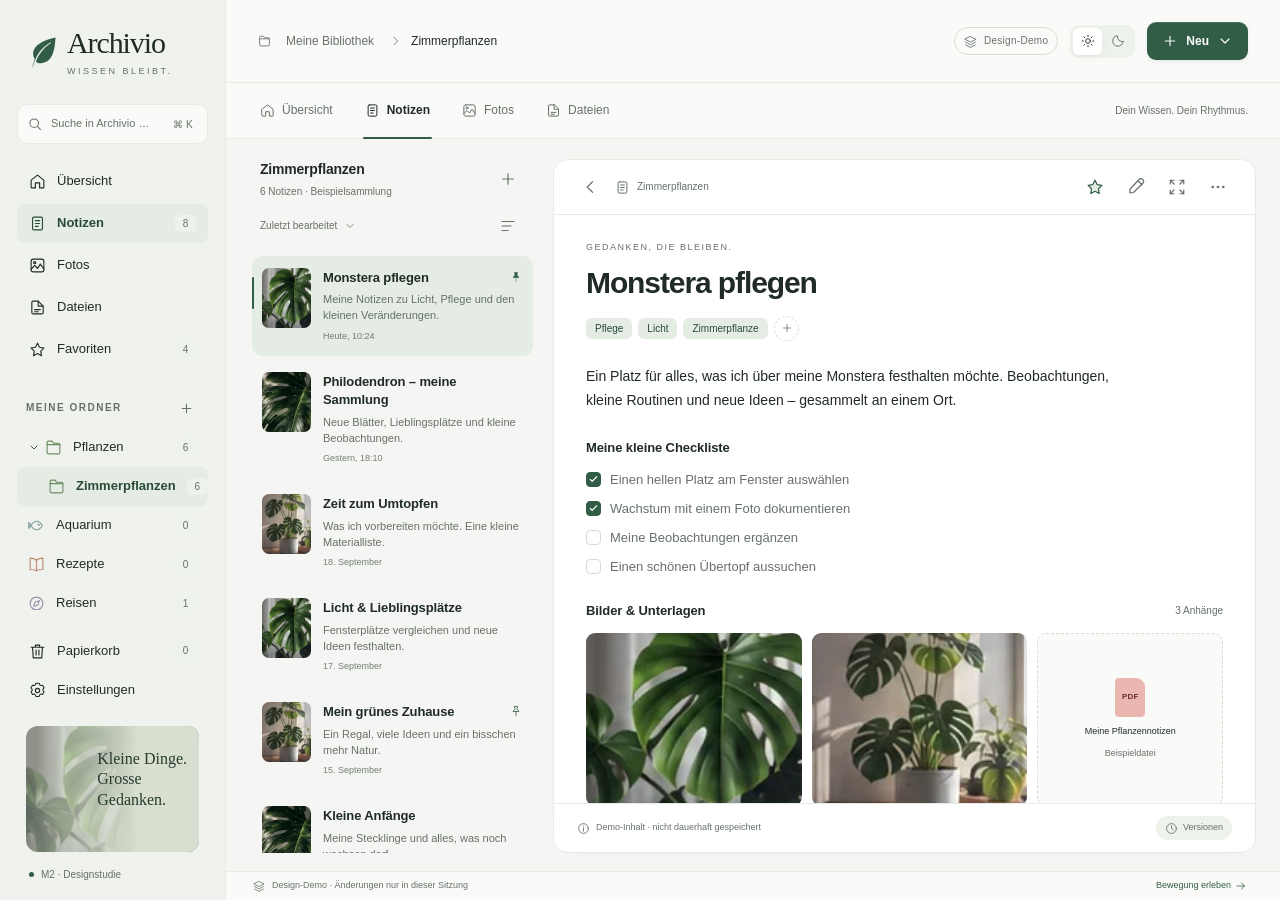
<file: index.html>
<!doctype html>
<html lang="de" data-theme="light">
<head>
  <meta charset="UTF-8">
  <meta name="viewport" content="width=device-width, initial-scale=1, viewport-fit=cover">
  <meta name="theme-color" content="#f6f7f4">
  <meta name="description" content="Archivio – eine interaktive Designstudie. Wissen bleibt.">
  <meta name="robots" content="noindex,nofollow">
  <title>Archivio · Designstudio</title>
  <link rel="icon" href="leaf.svg" type="image/svg+xml">
  <link rel="stylesheet" href="design.css">
  <script src="theme.js"></script>
  <script defer src="artwork.js"></script>
  <script defer src="design.js"></script>
</head>
<body>
  <a class="skip-link" href="#stage">Zum Inhalt</a>
  <div id="app"></div>
  <dialog id="overlay" aria-labelledby="dialog-title"></dialog>
  <div id="toast-region" aria-live="polite" aria-atomic="true"></div>
  <noscript>Diese interaktive Designstudie benötigt JavaScript. Sie enthält nur Beispieldaten.</noscript>
</body>
</html>
</file>
<file: design.css>
/* Archivio M2 — one visual system, two appearances. No external assets. */
:root{
  color-scheme:light;--bg:#f5f6f3;--sidebar:#f0f2ee;--panel:#ffffff;--canvas:#fafbf9;
  --ink:#202b26;--muted:#67716a;--faint:#737d76;--line:#e7ebe5;--line-strong:#d6ded4;
  --accent:#315d47;--accent-ink:#fff;--selected:#e4ece3;--selected-ink:#294a37;
  --wash:#edf2eb;--hover:#eef1eb;--overlay:rgba(20,33,27,.23);--glass:rgba(255,255,255,.9);
  --shadow:0 24px 80px -22px rgba(22,45,30,.26),0 0 0 1px rgba(20,50,30,.05);
  --shadow-small:0 3px 12px -4px rgba(30,50,35,.12);--danger:#ad4c42;
  --ease:cubic-bezier(.2,.8,.2,1);--fast:140ms;--normal:240ms;--slow:400ms;
  --font:-apple-system,BlinkMacSystemFont,"Segoe UI",sans-serif;--serif:Georgia,"Times New Roman",serif;
}
:root[data-theme=dark]{
  color-scheme:dark;--bg:#0e1715;--sidebar:#101c19;--panel:#17221e;--canvas:#131e1a;
  --ink:#edf1e9;--muted:#a7b5aa;--faint:#a0afa3;--line:#27352c;--line-strong:#35473a;
  --accent:#b1cfa3;--accent-ink:#122719;--selected:#293e31;--selected-ink:#d8e9cd;
  --wash:#202e25;--hover:#23332a;--overlay:rgba(0,9,5,.56);--glass:rgba(22,34,28,.94);
  --shadow:0 30px 90px -12px rgba(0,0,0,.58),0 0 0 1px rgba(188,220,190,.1);
  --shadow-small:0 4px 20px -6px rgba(0,0,0,.3);--danger:#f2a098;
}
*,*::before,*::after{box-sizing:border-box}html,body{margin:0;width:100%;height:100%;overflow:hidden}body{font:14px/1.55 var(--font);color:var(--ink);background:var(--bg);-webkit-font-smoothing:antialiased}button,input,textarea,select{font:inherit}button{color:inherit;cursor:pointer;border:0;background:none;text-align:left;touch-action:manipulation;-webkit-tap-highlight-color:transparent}button:disabled{opacity:.48;cursor:default}a{color:inherit}input,textarea,select{color:var(--ink);accent-color:var(--accent)}button,input,textarea,select,a{outline:none}button:focus-visible,input:focus-visible,textarea:focus-visible,select:focus-visible,a:focus-visible,[contenteditable]:focus-visible{outline:2px solid var(--accent);outline-offset:4px}button{transition:background-color var(--fast),color var(--fast),box-shadow var(--fast),transform 110ms var(--ease)}button:active:not(:disabled){transform:scale(.975)}h1,h2,h3,p{margin:0}img{display:block;max-width:100%;object-fit:cover}svg{width:20px;height:20px;flex:none;vertical-align:middle;stroke-width:1.6}hr{border:0;border-top:1px solid var(--line);margin:18px 0}::selection{background:var(--selected);color:var(--ink)}[hidden]{display:none!important}.sr-only{position:absolute;width:1px;height:1px;clip-path:inset(50%);overflow:hidden;white-space:nowrap}.skip-link{position:fixed;top:-80px;left:20px;z-index:1000;padding:12px;background:var(--panel)}.skip-link:focus{top:16px}kbd{font:11px var(--font);letter-spacing:1px;color:var(--muted);border:1px solid var(--line);padding:1px 5px;border-radius:5px}
/* Smooth colour transitions are intentionally restricted: never transition all. */
body,.sidebar,.topbar,.tabs,.note-list,.editor,.card,.dialog-panel,.mobile-nav,.note-row,.section-button,.theme-strip,.field,.status-bar{transition:background-color var(--normal) var(--ease),border-color var(--normal) var(--ease),color var(--normal) var(--ease)}
.app-shell{height:100dvh;display:grid;grid-template-columns:226px minmax(0,1fr);max-width:1920px;margin:0 auto}.sidebar{background:var(--sidebar);border-right:1px solid var(--line);padding:28px 17px 18px;display:flex;flex-direction:column;min-height:0;z-index:10}.brand{display:flex;align-items:center;gap:9px;padding:0 12px}.brand-word{font:30px/1 var(--serif);letter-spacing:-1.1px}.leaf-mark{width:29px;height:34px;color:var(--accent)}.brand small{display:block;font:9px var(--font);text-transform:uppercase;letter-spacing:2.5px;color:var(--muted);margin-top:8px}.search-trigger{height:40px;border-radius:10px;background:var(--canvas);box-shadow:inset 0 0 0 1px var(--line);display:flex;gap:8px;align-items:center;padding:0 10px;margin:28px 0 18px;color:var(--muted);font-size:12px}.search-trigger svg{width:16px}.search-trigger kbd{margin-left:auto;border:0}.nav-block{display:grid;gap:3px}.nav-row{position:relative;display:flex;align-items:center;gap:11px;width:100%;min-height:39px;border-radius:8px;padding:7px 12px;font-size:13px;isolation:isolate}.nav-row svg{width:17px;height:17px}.nav-row:hover:not(.active){background:var(--hover)}.nav-row.active{color:var(--selected-ink);font-weight:600}.nav-row.active::before{content:"";position:absolute;inset:0;border-radius:8px;background:var(--selected);z-index:-1;animation:nav-selection .18s var(--ease)}@keyframes nav-selection{from{opacity:.25;transform:scale(.97)}to{opacity:1;transform:scale(1)}}.count{margin-left:auto;font-size:10px;font-weight:500;min-width:21px;text-align:center;padding:1px 5px;border-radius:5px;background:var(--wash);color:var(--muted)}.sidebar-label{font-size:10px;font-weight:600;letter-spacing:1.5px;text-transform:uppercase;color:var(--muted);display:flex;justify-content:space-between;align-items:center;margin:26px 9px 7px}.sidebar-label button{padding:5px;border-radius:5px}.sidebar-label svg{width:15px;height:15px}.folder-list{overflow:auto;min-height:88px;scrollbar-width:thin}.folder-child{padding-left:31px}.folder-parent{padding-left:11px}.folder-parent .chevron{width:12px;margin-right:-6px}.folder-icon{color:var(--folder,#5d8267)}[data-theme=dark] .folder-icon{filter:brightness(1.35)}.sidebar-bottom{margin-top:auto;padding-top:22px}.sidebar-quote{position:relative;overflow:hidden;isolation:isolate;border-radius:12px;height:126px;margin:16px 9px 15px;background:#d1d9cc}.sidebar-quote img{position:absolute;inset:0;width:100%;height:100%;opacity:.6;object-position:left center}.sidebar-quote::after{content:"";position:absolute;inset:0;background:linear-gradient(90deg,transparent,#d8dfd1 65%);z-index:-1}.sidebar-quote img{z-index:-2}.sidebar-quote p{position:absolute;right:12px;top:23px;color:#273c2b;font:16px/1.3 var(--serif)}[data-theme=dark] .sidebar-quote{background:#223728}[data-theme=dark] .sidebar-quote::after{background:linear-gradient(90deg,transparent,#23372a 65%)}[data-theme=dark] .sidebar-quote p{color:#d8e7d0}.sidebar-footnote{font-size:10px;color:var(--muted);padding:0 12px;display:flex;align-items:center;gap:7px}.status-dot{width:5px;height:5px;border-radius:50%;background:var(--accent);display:inline-block;flex:none}.main-shell{display:flex;flex-direction:column;min-width:0;min-height:0}.topbar{height:83px;flex:none;display:flex;align-items:center;gap:12px;padding:0 32px;border-bottom:1px solid var(--line);background:var(--canvas)}.breadcrumbs{display:flex;align-items:center;gap:9px;white-space:nowrap;font-size:12px;color:var(--muted);min-width:0}.breadcrumbs svg{width:13px}.breadcrumbs span:last-child{color:var(--ink);overflow:hidden;text-overflow:ellipsis}.topbar-right{display:flex;gap:12px;align-items:center;margin-left:auto}.demo-badge{display:flex;align-items:center;gap:7px;color:var(--muted);font-size:10px;letter-spacing:.3px;border:1px solid var(--line-strong);padding:5px 9px;border-radius:30px;white-space:nowrap}.demo-badge svg{width:13px;height:13px}.icon-btn{width:34px;height:34px;display:inline-flex;align-items:center;justify-content:center;border-radius:8px;flex:none;color:var(--muted)}.icon-btn:hover{background:var(--hover);color:var(--ink)}.icon-btn svg{width:18px;height:18px}.primary,.secondary{display:inline-flex;align-items:center;justify-content:center;gap:8px;min-height:38px;padding:8px 15px;border-radius:9px;font-weight:550;font-size:12px;white-space:nowrap}.primary{background:var(--accent);color:var(--accent-ink);box-shadow:inset 0 1px 0 rgba(255,255,255,.14),0 2px 4px rgba(25,50,30,.08)}.primary:hover{box-shadow:inset 0 0 0 100px rgba(255,255,255,.08),0 3px 9px rgba(25,50,30,.14)}.primary svg,.secondary svg{width:16px;height:16px}.secondary{box-shadow:inset 0 0 0 1px var(--line-strong);background:var(--panel)}.secondary:hover{background:var(--hover)}.theme-strip{display:flex;align-items:center;border-radius:9px;padding:3px;background:var(--wash);gap:1px}.theme-strip .icon-btn{width:29px;height:27px;border-radius:6px}.theme-strip .chosen{background:var(--panel);box-shadow:var(--shadow-small);color:var(--ink)}.theme-strip svg{width:14px;height:14px}.tabs{height:56px;display:flex;gap:28px;align-items:stretch;padding:0 32px;background:var(--canvas);border-bottom:1px solid var(--line);flex:none}.tab{position:relative;display:flex;align-items:center;gap:7px;color:var(--muted);font-size:12px;padding:0 2px;min-width:47px}.tab svg{width:15px;height:15px}.tab.active{font-weight:600;color:var(--ink)}.tab-line{position:absolute;bottom:-1px;height:2px;border-radius:2px;background:var(--accent);transition:transform 270ms var(--ease),width 270ms var(--ease);pointer-events:none}.tabs{position:relative}.tabs-meta{margin-left:auto;align-self:center;font-size:10px;color:var(--muted)}.stage{flex:1;min-height:0;overflow:hidden;padding:20px 24px 18px;position:relative}.notes-layout{display:grid;grid-template-columns:285px minmax(0,1fr);gap:18px;height:100%;min-height:0}.note-list{min-height:0;display:flex;flex-direction:column}.list-heading{display:flex;align-items:center;justify-content:space-between;padding:0 10px 10px}.list-heading h2{font-size:14px;font-weight:600;letter-spacing:-.2px}.list-heading p{font-size:10px;color:var(--muted);margin-top:3px}.list-tools{padding:0 10px 10px;display:flex;align-items:center;justify-content:space-between;font-size:10px;color:var(--muted)}.sort-button{font-size:10px;display:flex;align-items:center;gap:7px;border-radius:6px;padding:3px 0}.sort-button svg{width:12px;height:12px}.rows{overflow:auto;scrollbar-width:thin;padding:3px 2px;min-height:0;overscroll-behavior:contain}.note-row{padding:12px 10px;display:flex;gap:12px;width:100%;border-radius:10px;position:relative;min-height:94px;margin-bottom:4px}.note-row:hover{background:var(--hover)}.note-row.active{background:var(--selected)}.note-row.active::before{content:"";height:32px;width:2px;background:var(--accent);border-radius:2px;position:absolute;left:0;top:21px}.note-thumb{width:49px;height:60px;border-radius:7px;flex:none;overflow:hidden;background:var(--wash);display:flex;align-items:center;justify-content:center;color:var(--accent)}.note-thumb img{width:100%;height:100%}.note-thumb svg{width:24px;height:24px}.note-copy{min-width:0;flex:1}.note-row h3{font-size:12px;font-weight:620;line-height:1.4;margin:1px 0 5px;letter-spacing:-.12px;padding-right:14px}.note-row p{font-size:10.5px;line-height:1.45;color:var(--muted);display:-webkit-box;-webkit-line-clamp:2;-webkit-box-orient:vertical;overflow:hidden}.note-row time{font-size:9px;color:var(--faint);display:block;margin-top:6px}.pin-symbol{position:absolute;right:11px;top:15px;color:var(--accent);width:12px;height:12px}.editor{display:flex;flex-direction:column;border:1px solid var(--line);background:var(--panel);border-radius:15px;min-height:0;min-width:0;box-shadow:0 4px 25px -19px rgba(25,50,30,.12);overflow:hidden}.editor-bar{display:flex;align-items:center;justify-content:space-between;gap:10px;padding:10px 20px;border-bottom:1px solid var(--line);flex:none;min-height:55px}.editor-bar .bar-left,.editor-bar .bar-right{display:flex;align-items:center;gap:7px}.doc-location{font-size:10px;color:var(--muted);display:flex;align-items:center;gap:7px}.doc-location svg{width:15px;height:15px}.active-star{color:var(--accent)}.editor-scroll{overflow:auto;overscroll-behavior:contain;min-height:0;padding:26px 32px 24px;scrollbar-width:thin}.editor h1{font-size:30px;line-height:1.2;letter-spacing:-1.1px;font-weight:630;margin-bottom:15px}.note-kicker{font-size:9px;letter-spacing:1.5px;text-transform:uppercase;color:var(--muted);margin-bottom:10px}.tags{display:flex;gap:6px;flex-wrap:wrap;align-items:center;margin-bottom:23px}.tag{font-size:10px;padding:3px 9px;color:var(--selected-ink);background:var(--selected);border-radius:6px}.tag-add{width:25px;height:25px;border:1px dashed var(--line-strong);border-radius:50%;color:var(--muted);display:grid;place-items:center}.tag-add svg{width:12px;height:12px}.intro-text{font-size:13px;line-height:1.75;color:var(--ink);max-width:68ch}.editor h2{font-size:13px;letter-spacing:-.1px;font-weight:620;margin:25px 0 11px}.checklist{list-style:none;padding:0;margin:0;display:grid;gap:8px}.checkline{display:flex;align-items:center;gap:9px;font-size:12px;color:var(--muted);cursor:pointer;position:relative;line-height:1.5;min-height:21px}.checkline input{width:16px;height:16px;position:absolute;opacity:0;margin:0}.check-box{width:15px;height:15px;border:1px solid var(--line-strong);border-radius:4px;flex:none;display:grid;place-items:center;transition:background 160ms,border-color 160ms,transform 200ms var(--ease);color:var(--accent-ink)}.check-box svg{width:11px;height:11px;opacity:0;transform:scale(.55);transition:opacity 140ms,transform 240ms var(--ease);stroke-width:2.5}.checkline input:checked+.check-box{background:var(--accent);border-color:var(--accent)}.checkline input:checked+.check-box svg{opacity:1;transform:scale(1)}.checkline input:focus-visible+.check-box{outline:2px solid var(--accent);outline-offset:3px}.checkline:hover .check-box{border-color:var(--accent)}.attachment-heading{display:flex;justify-content:space-between;align-items:center;margin:24px 0 12px}.attachment-heading h2{margin:0}.attachment-heading span{color:var(--muted);font-size:10px}.attachments{display:grid;grid-template-columns:1fr 1fr .86fr;gap:10px}.photo-tile{position:relative;overflow:hidden;border-radius:9px;background:var(--wash);padding:0;aspect-ratio:1.25}.photo-tile img{width:100%;height:100%;transition:transform 500ms var(--ease)}.photo-tile:hover img{transform:scale(1.035)}.photo-zoom{position:absolute;right:8px;bottom:8px;width:26px;height:26px;display:grid;place-items:center;background:rgba(255,255,255,.9);color:#234332;border-radius:7px;opacity:0;transform:translateY(4px);transition:opacity 180ms,transform 220ms var(--ease)}.photo-zoom svg{width:13px;height:13px}.photo-tile:hover .photo-zoom,.photo-tile:focus-visible .photo-zoom{opacity:1;transform:translateY(0)}.pdf-card{border:1px dashed var(--line-strong);border-radius:9px;display:flex;align-items:center;justify-content:center;flex-direction:column;gap:8px;background:var(--canvas);padding:10px;min-width:0}.pdf-icon{display:grid;place-items:center;width:30px;height:39px;background:#eab7b0;color:#6c2e28;border-radius:4px 9px 4px 4px;font-size:8px;font-weight:700;letter-spacing:.2px}.pdf-card strong{font-size:9px;text-align:center;word-break:break-word;font-weight:500}.pdf-card small{font-size:9px;color:var(--muted)}.add-attachment{display:inline-flex;align-items:center;gap:5px;font-size:10px;border:1px solid var(--line);border-radius:7px;padding:7px 10px;margin-top:12px;color:var(--muted)}.add-attachment svg{width:13px;height:13px}.editor-footer{margin-top:auto;display:flex;align-items:center;justify-content:space-between;padding:12px 23px;font-size:9px;color:var(--muted);border-top:1px solid var(--line);gap:12px;flex:none}.editor-footer span{display:flex;align-items:center;gap:6px}.editor-footer svg{width:13px;height:13px}.editor-footer button{font-size:9px;display:flex;align-items:center;gap:5px;background:var(--wash);border-radius:15px;padding:5px 9px}.status-bar{height:29px;flex:none;padding:0 27px;display:flex;align-items:center;justify-content:space-between;border-top:1px solid var(--line);font-size:9px;color:var(--muted);background:var(--canvas)}.status-bar span{display:flex;gap:7px;align-items:center}.status-bar button{display:flex;align-items:center;gap:4px;font-size:9px;color:var(--accent)}.status-bar svg{width:12px;height:12px}
/* Overview and alternative views */
.overview{height:100%;overflow:auto;padding:14px 8px 28px;scrollbar-width:thin}.overview-heading{display:flex;justify-content:space-between;align-items:flex-end;margin:0 8px 24px}.eyebrow{font-size:9px;letter-spacing:2px;text-transform:uppercase;color:var(--muted);margin-bottom:8px}.overview h1{font:40px/1.15 var(--serif);letter-spacing:-1.5px}.overview-heading p:not(.eyebrow){margin-top:10px;font-size:12px;color:var(--muted)}.overview .date-label{font-size:10px;color:var(--muted)}.overview-grid{display:grid;grid-template-columns:minmax(0,1.55fr) minmax(240px,1fr);gap:21px}.overview-section{background:var(--panel);border:1px solid var(--line);border-radius:15px;padding:20px;min-width:0}.section-heading{display:flex;justify-content:space-between;align-items:center;margin-bottom:13px}.section-heading h2{font-size:13px;font-weight:600}.text-link{font-size:10px;color:var(--muted);display:flex;gap:5px;align-items:center}.text-link svg{width:12px;height:12px}.recent-grid{display:grid;grid-template-columns:1fr 1fr;gap:12px}.recent-card{border:1px solid var(--line);border-radius:11px;overflow:hidden;background:var(--canvas)}.recent-card .cover{height:107px;width:100%;object-fit:cover;background:var(--wash);display:grid;place-items:center;color:var(--accent)}.recent-card .cover svg{width:33px;height:33px}.recent-card .card-text{padding:12px}.recent-card h3{font-size:12px;margin-bottom:5px}.recent-card p{font-size:10px;color:var(--muted)}.recent-card:hover{box-shadow:var(--shadow-small);transform:translateY(-2px)}.overview-aside{display:flex;flex-direction:column;gap:18px}.quote-card{background:var(--wash);border-radius:14px;overflow:hidden;position:relative;min-height:160px}.quote-card img{width:100%;height:190px;object-fit:cover;opacity:.66}.quote-card p{position:absolute;left:19px;bottom:17px;font:25px/1.25 var(--serif);color:white;text-shadow:0 1px 6px #15291e;letter-spacing:-.5px}.folder-shortcuts{display:grid;grid-template-columns:1fr 1fr;gap:10px}.folder-shortcut{border:1px solid var(--line);border-radius:10px;display:flex;align-items:flex-start;flex-direction:column;gap:9px;padding:13px;background:var(--panel)}.folder-shortcut svg{color:var(--folder);width:21px;height:21px}.folder-shortcut strong{font-size:11px;font-weight:600}.folder-shortcut small{font-size:9px;color:var(--muted)}.empty-state{display:flex;flex-direction:column;align-items:center;justify-content:center;gap:12px;text-align:center;padding:40px 20px;min-height:250px;height:100%}.empty-state>svg{width:38px;height:38px;color:var(--accent);margin-bottom:3px}.empty-state h2{font:25px var(--serif)}.empty-state p{font-size:12px;color:var(--muted);max-width:310px}.media-view{height:100%;overflow:auto;padding:9px}.media-heading{margin:0 0 22px}.media-heading h1{font-size:25px;letter-spacing:-.8px}.media-heading p{color:var(--muted);font-size:12px;margin-top:6px}.photo-gallery{display:grid;grid-template-columns:repeat(3,minmax(0,1fr));gap:18px}.gallery-card{background:var(--panel);border:1px solid var(--line);border-radius:13px;overflow:hidden;min-width:0}.gallery-card .photo-tile{aspect-ratio:1.3;width:100%;border-radius:0}.gallery-caption{padding:13px;display:flex;justify-content:space-between;gap:8px;font-size:11px}.gallery-caption small{display:block;color:var(--muted);font-size:9px;margin-top:3px}.file-row{display:flex;align-items:center;gap:18px;background:var(--panel);border:1px solid var(--line);padding:19px;border-radius:12px;width:100%;font-size:12px}.file-row small{display:block;font-size:10px;color:var(--muted);margin-top:4px}.file-row>svg{margin-left:auto}.folder-grid{display:grid;grid-template-columns:repeat(3,minmax(0,1fr));gap:15px}.folder-grid .folder-shortcut{padding:20px}.mobile-only,.mobile-nav,.sidebar-scrim{display:none}.focused .note-list{display:none}.focused .notes-layout{grid-template-columns:minmax(0,1fr);max-width:990px;margin:auto}.focused .editor-scroll{padding-left:clamp(30px,8vw,120px);padding-right:clamp(30px,8vw,120px)}
/* The top-layer native dialog keeps keyboard focus and backdrop interactions safe. */
#overlay{margin:0;padding:0;border:0;max-width:none;max-height:none;width:100%;height:100dvh;background:transparent;color:var(--ink);overflow:hidden}#overlay::backdrop{background:transparent}#overlay[open]{display:flex;align-items:center;justify-content:center}.dialog-shade{position:absolute;inset:0;background:var(--overlay);opacity:0;transition:opacity 220ms var(--ease);backdrop-filter:blur(6px);-webkit-backdrop-filter:blur(6px)}#overlay.visible .dialog-shade{opacity:1}.dialog-panel{position:relative;z-index:1;background:var(--glass);backdrop-filter:blur(24px);-webkit-backdrop-filter:blur(24px);border:1px solid var(--line);border-radius:22px;width:min(480px,calc(100vw - 32px));max-height:calc(100dvh - 64px);box-shadow:var(--shadow);overflow:auto;scrollbar-width:thin;padding:26px;overscroll-behavior:contain}.dialog-header{display:flex;align-items:center;justify-content:space-between;gap:10px;margin-bottom:22px}.dialog-header h2{font-size:19px;letter-spacing:-.5px;font-weight:620}.dialog-header .icon-btn{background:var(--wash);border-radius:50%;width:28px;height:28px}.dialog-header svg{width:15px;height:15px}.dialog-icon{width:46px;height:46px;border-radius:13px;background:var(--selected);display:grid;place-items:center;color:var(--accent);margin-bottom:19px}.dialog-icon .leaf-mark{width:30px}.dialog-panel .lead{font-size:12px;line-height:1.8;color:var(--muted);margin-top:-7px;margin-bottom:18px}.field-label{display:block;font-size:11px;font-weight:550;margin:18px 0 7px}.field{width:100%;background:var(--panel);border:1px solid var(--line-strong);padding:11px 13px;border-radius:10px;font-size:13px;line-height:1.55;min-width:0}.field:focus{border-color:var(--accent)}textarea.field{resize:vertical;min-height:116px;max-height:32vh}.dialog-actions{display:flex;align-items:center;justify-content:flex-end;gap:9px;margin-top:23px}.dialog-actions .primary,.dialog-actions .secondary{min-height:40px}.field-row{display:flex;gap:12px}.field-row>label{flex:1;min-width:0}.form-hint{font-size:10px;color:var(--muted);margin:15px 0 0}.setting-row{display:flex;align-items:center;justify-content:space-between;gap:20px;border-bottom:1px solid var(--line);padding:18px 0}.setting-row:last-child{border:0}.setting-row strong{display:block;font-size:12px;font-weight:550}.setting-row p{font-size:10px;color:var(--muted);margin-top:4px;max-width:275px}.segmented{display:flex;gap:3px;background:var(--wash);padding:4px;border-radius:11px;position:relative}.segmented button{position:relative;padding:9px 12px;border-radius:8px;display:flex;align-items:center;justify-content:center;gap:7px;font-size:11px;flex:1;white-space:nowrap}.segmented button svg{width:15px;height:15px}.segmented button.chosen{background:var(--panel);color:var(--ink);box-shadow:var(--shadow-small)}.settings-theme{margin-bottom:5px}.theme-preview{display:grid;grid-template-columns:1fr 1fr;gap:12px;margin-bottom:20px}.theme-preview button{display:block;border:2px solid transparent;border-radius:13px;padding:5px;background:var(--wash)}.theme-preview button.chosen{border-color:var(--accent)}.mini-window{height:76px;border-radius:7px;display:grid;grid-template-columns:30% 70%;padding:8px;gap:7px;background:#fafbf9;overflow:hidden}.mini-window.dark{background:#101b16}.mini-side{background:#e3eadd;border-radius:3px}.dark .mini-side{background:#284032}.mini-content{background:#fff;border:1px solid #e3e8e0;border-radius:3px;padding:8px;display:grid;gap:4px}.dark .mini-content{background:#1b2b20;border-color:#35452c}.mini-content i{height:3px;background:#c5d5bb;border-radius:2px}.mini-content i:last-child{width:60%}.theme-preview small{display:block;font-size:10px;text-align:center;margin-top:5px}.switch{width:39px;height:23px;border-radius:30px;background:var(--line-strong);padding:3px;flex:none}.switch i{display:block;width:17px;height:17px;background:#fff;border-radius:50%;box-shadow:0 1px 3px rgba(0,0,0,.1);transition:transform 240ms var(--ease)}.switch[aria-checked=true]{background:var(--accent)}.switch[aria-checked=true] i{transform:translateX(16px)}[data-theme=dark] .switch[aria-checked=true] i{background:#19311e}.motion-demos{display:grid;grid-template-columns:1fr 1fr;gap:9px;margin-top:18px}.motion-demo{border:1px solid var(--line);background:var(--panel);border-radius:12px;padding:15px;display:flex;flex-direction:column;gap:8px;font-size:11px}.motion-demo>svg{color:var(--accent);width:22px;height:22px}.motion-demo span{font-size:10px;color:var(--muted)}.motion-demo:hover{background:var(--wash)}.sample-popup{text-align:center;padding:15px 0 5px}.sample-popup .dialog-icon{margin:0 auto 19px;width:62px;height:62px;border-radius:18px}.sample-popup h3{font:27px/1.2 var(--serif);letter-spacing:-.5px;margin-bottom:12px}.sample-popup p{font-size:12px;color:var(--muted);max-width:310px;margin:0 auto 22px}.sample-popup .primary{width:100%}.quick-actions{display:grid;gap:7px}.quick-action{padding:12px;border-radius:12px;background:var(--panel);border:1px solid var(--line);display:flex;align-items:center;gap:13px}.quick-action:hover{background:var(--selected)}.action-icon{display:grid;place-items:center;width:39px;height:39px;background:var(--selected);border-radius:11px;color:var(--accent)}.action-icon svg{width:19px;height:19px}.quick-action strong{font-size:12px;font-weight:600;display:block}.quick-action small{font-size:10px;color:var(--muted)}.quick-action>svg{width:14px;margin-left:auto;color:var(--muted)}.search-panel{width:min(620px,calc(100vw - 32px));padding:0;align-self:flex-start;margin-top:min(19vh,160px)}.search-top{display:flex;align-items:center;gap:12px;padding:21px 23px 16px}.search-top>svg{color:var(--muted);width:20px;height:20px}.search-top input{width:100%;border:0;background:none;font-size:17px;padding:2px;min-width:0;outline:none}.search-top .icon-btn{width:26px;height:26px;background:var(--wash);border-radius:50%}.search-top .icon-btn svg{width:13px}.search-chips{display:flex;gap:6px;padding:0 23px 15px;border-bottom:1px solid var(--line)}.search-chip{padding:5px 12px;border-radius:7px;font-size:10px;color:var(--muted)}.search-chip.chosen{color:var(--selected-ink);background:var(--selected)}.search-results{padding:11px;max-height:min(45vh,330px);overflow:auto;min-height:175px}.search-result{display:flex;align-items:center;gap:12px;width:100%;padding:11px;border-radius:10px}.search-result.chosen{background:var(--selected)}.search-result img{width:40px;height:44px;border-radius:6px}.search-result .result-icon{display:grid;place-items:center;width:40px;height:44px;border-radius:6px;background:var(--wash);color:var(--accent)}.search-result strong{font-size:12px;display:block;font-weight:600}.search-result small{font-size:10px;color:var(--muted)}.search-result>svg{width:15px;margin-left:auto;color:var(--muted)}.search-result mark{background:transparent;color:var(--accent);font-weight:700}.search-empty{padding:45px 25px;text-align:center;font-size:12px;color:var(--muted)}.search-footer{padding:12px 22px;border-top:1px solid var(--line);font-size:9px;color:var(--muted);display:flex;align-items:center;gap:19px}.search-footer span{display:flex;gap:5px;align-items:center}.search-footer kbd{font-size:9px}.sheet-handle{display:none}.lightbox-panel{width:min(800px,calc(100vw - 32px));padding:12px;background:var(--panel);border-radius:18px;overflow:hidden}.lightbox-panel .dialog-header{padding:1px 4px;margin:0 0 10px}.lightbox-panel .dialog-header h2{font-size:13px;font-weight:500}.lightbox-photo{border-radius:11px;overflow:hidden;height:min(65vh,580px);background:var(--canvas);display:flex;align-items:center;justify-content:center;position:relative;touch-action:pan-x pan-y}.lightbox-photo img{width:100%;height:100%;object-fit:contain;transform-origin:center;will-change:transform}.lightbox-controls{display:flex;align-items:center;justify-content:space-between;margin:12px 4px 0;font-size:10px;color:var(--muted)}.lightbox-controls button{display:flex;align-items:center;gap:6px;font-size:10px;background:var(--wash);padding:7px 11px;border-radius:20px}.lightbox-controls svg{width:13px;height:13px}.lightbox-panel .photo-description{font-size:10px;color:var(--muted);padding:7px 4px 0}.folder-colors{display:flex;gap:10px;margin-top:15px}.folder-color{width:24px;height:24px;border-radius:50%;background:var(--color);border:3px solid var(--panel)}.folder-color.chosen{outline:1px solid var(--accent);outline-offset:2px}.note-edit-title{border:0;border-bottom:1px solid var(--line);background:none;width:100%;font-size:23px;letter-spacing:-.6px;padding:4px 0 10px;outline:none}.attach-demo{display:grid;grid-template-columns:1fr 1fr;gap:12px}.attach-demo button{padding:8px;border:1px solid var(--line);border-radius:10px;font-size:11px;display:flex;flex-direction:column;gap:7px}.attach-demo img{width:100%;height:90px;border-radius:6px}.attach-demo svg{width:100%;height:90px;background:var(--wash);padding:27px;color:var(--accent)}.danger-text{color:var(--danger)}.about-grid{display:grid;grid-template-columns:1fr 1fr;border:1px solid var(--line);border-radius:11px;margin-top:20px;overflow:hidden}.about-grid div{padding:12px}.about-grid div:first-child{border-right:1px solid var(--line)}.about-grid span{font-size:9px;color:var(--muted);display:block}.about-grid strong{font-size:12px;font-weight:550}.menu-panel{width:236px;padding:7px;border-radius:14px}.menu-panel .dialog-header{margin:4px 6px 6px}.menu-panel h2{font-size:11px;color:var(--muted)}.menu-item{width:100%;padding:9px 10px;display:flex;align-items:center;gap:9px;font-size:12px;border-radius:7px}.menu-item svg{width:15px;height:15px}.menu-item:hover{background:var(--selected)}.menu-panel hr{margin:4px 7px}#toast-region{position:fixed;bottom:46px;left:50%;transform:translateX(-50%);z-index:30;max-width:calc(100vw - 30px);pointer-events:none}.toast{display:flex;gap:10px;align-items:center;background:var(--glass);backdrop-filter:blur(20px);padding:12px 18px;border:1px solid var(--line-strong);box-shadow:var(--shadow-small);border-radius:13px;font-size:11px;white-space:nowrap;color:var(--ink)}.toast svg{width:15px;height:15px;color:var(--accent)}
/* Respect smaller windows, text enlargement and touch — without shrinking the UI. */
@media(min-width:1600px){.app-shell{grid-template-columns:252px minmax(0,1fr)}.sidebar{padding-left:23px;padding-right:23px}.notes-layout{grid-template-columns:330px minmax(0,1fr);gap:24px}.stage{padding:25px 36px}.editor-scroll{padding:40px 55px}.editor h1{font-size:37px}.intro-text{font-size:15px}.editor h2{font-size:15px}.checkline{font-size:14px}.attachments{max-width:740px}.note-row{min-height:104px}.note-row h3{font-size:13px}.note-row p{font-size:12px}.note-row time{font-size:10px}.note-thumb{width:56px;height:70px}}
@media(max-width:1160px) and (min-width:761px){.app-shell{grid-template-columns:198px minmax(0,1fr)}.sidebar{padding:25px 12px 17px}.brand-word{font-size:27px}.topbar{padding:0 22px;height:72px}.tabs{padding:0 22px;gap:23px}.notes-layout{grid-template-columns:248px minmax(0,1fr);gap:11px}.stage{padding:15px}.editor-scroll{padding:24px}.editor h1{font-size:27px}.attachments{grid-template-columns:1fr 1fr}.pdf-card{flex-direction:row;grid-column:1/-1;justify-content:flex-start;padding:10px 13px}.pdf-card .pdf-icon{width:20px;height:25px;flex:none;font-size:7px}.pdf-card small{margin-left:auto}.sidebar-quote{height:105px}.tabs-meta{display:none}.demo-badge{font-size:9px;padding:4px 7px}.topbar-right{gap:7px}.theme-strip .icon-btn{width:25px}.note-row{padding-left:9px;padding-right:9px}.note-row p{font-size:10px}.note-thumb{width:42px;height:54px}.note-row h3{font-size:11px}.overview-grid{grid-template-columns:1fr}.overview-aside{display:grid;grid-template-columns:1fr 1fr}.overview .date-label{display:none}}
@media(max-height:790px) and (min-width:761px){.sidebar{padding-top:23px}.sidebar-quote{height:90px;margin-top:12px;margin-bottom:12px}.sidebar-quote p{top:12px;font-size:14px}.sidebar-bottom{padding-top:12px}.sidebar-label{margin-top:17px}.nav-row{min-height:35px}.search-trigger{margin-top:22px;margin-bottom:14px}.topbar{height:67px}.tabs{height:49px}.editor-scroll{padding-top:22px}.editor h1{font-size:27px}}
@media(max-width:760px){
 html,body{height:100%;overflow:hidden}.app-shell{display:block;height:100dvh}.main-shell{height:100%}.sidebar{position:fixed;top:0;bottom:0;left:0;width:min(300px,calc(100vw - 60px));transform:translateX(-105%);transition:transform 330ms var(--ease),background 240ms;z-index:60;padding-top:max(25px,env(safe-area-inset-top));border-radius:0 22px 22px 0;box-shadow:var(--shadow)}.sidebar.open{transform:translateX(0)}.sidebar-scrim{display:block;position:fixed;inset:0;background:var(--overlay);z-index:50;opacity:0;pointer-events:none;transition:opacity 240ms}.sidebar-scrim.open{opacity:1;pointer-events:auto;backdrop-filter:blur(3px)}.sidebar-quote{height:122px}.mobile-only{display:inline-flex}.desktop-only{display:none!important}.topbar{height:74px;padding:env(safe-area-inset-top) 20px 0;border:0;background:var(--bg);gap:8px}.topbar .brand{padding:0;gap:6px}.topbar .brand-word{font-size:26px;letter-spacing:-1px}.topbar .leaf-mark{width:24px;height:29px}.topbar-right{gap:8px}.topbar .icon-btn{width:36px;height:36px}.topbar .demo-badge{font-size:9px;padding:4px 7px}.topbar .demo-badge svg{width:11px;height:11px}.topbar .theme-strip{background:var(--wash);border-radius:50%;padding:0}.topbar .theme-strip .icon-btn{width:33px;height:33px}.mobile-search{height:39px;margin:0 20px 8px;border-radius:10px;display:flex;align-items:center;gap:8px;padding:0 12px;font-size:11px;background:var(--sidebar);color:var(--muted)}.mobile-search svg{width:15px;height:15px}.mobile-search span:last-child{margin-left:auto;font-size:9px;color:var(--faint)}.tabs{height:43px;padding:0 22px;gap:0;justify-content:space-between;background:var(--bg)}.tab{min-width:auto;font-size:11px;padding:0 3px;justify-content:center}.tab svg{display:none}.tabs-meta{display:none}.stage{padding:15px 16px 98px;overflow:auto;-webkit-overflow-scrolling:touch}.notes-layout{display:block;height:auto;min-height:100%}.note-list{height:auto}.list-heading{padding:2px 7px 13px}.list-heading h2{font-size:18px;letter-spacing:-.4px}.list-heading p{font-size:10px}.list-tools{padding-left:7px;padding-right:7px;font-size:10px}.rows{overflow:visible}.note-row{padding:14px 12px;margin-bottom:9px;min-height:100px;background:var(--panel);border:1px solid var(--line);border-radius:12px;gap:13px}.note-row h3{font-size:13px;margin-top:0}.note-row p{font-size:11px}.note-row time{font-size:10px}.note-thumb{width:56px;height:70px;border-radius:8px}.note-row.active{background:var(--panel)}.note-row.active::before{display:none}.note-row .pin-symbol{width:13px;height:13px}.editor{display:none;border:0;background:var(--bg);box-shadow:none;border-radius:0}.is-detail .note-list{display:none}.is-detail .editor{display:flex;overflow:visible}.is-detail.stage{padding:0 20px 103px}.editor-bar{padding:9px 0;border:0;min-height:48px;position:sticky;top:0;z-index:2;background:var(--bg)}.editor-bar .doc-location{font-size:10px}.editor-bar .bar-left{gap:1px}.editor-bar .bar-left>.icon-btn{margin-left:-9px}.editor-scroll{padding:13px 0 23px;overflow:visible}.editor h1{font-size:29px;letter-spacing:-1px;line-height:1.15}.note-kicker{font-size:9px;margin-bottom:9px}.tags{margin-bottom:23px;gap:5px}.tag{font-size:10px}.intro-text{font-size:13px;line-height:1.8}.editor h2{font-size:14px;margin-top:24px}.checklist{gap:11px}.checkline{font-size:12px;align-items:flex-start}.check-box{margin-top:2px;width:16px;height:16px}.attachments{grid-template-columns:1fr 1fr;gap:10px}.photo-tile{aspect-ratio:1.1;border-radius:10px}.pdf-card{grid-column:1/-1;flex-direction:row;justify-content:flex-start;padding:13px 15px;border-style:solid;gap:12px}.pdf-icon{width:24px;height:31px;flex:none}.pdf-card strong{font-size:10px}.pdf-card small{margin-left:auto}.photo-zoom{opacity:1;transform:none}.editor-footer{padding:12px 0;border-top:1px solid var(--line);font-size:9px}.editor-footer span{gap:5px;max-width:60%}.status-bar{display:none}.mobile-nav{display:flex;align-items:center;justify-content:space-around;position:fixed;bottom:max(13px,env(safe-area-inset-bottom));left:18px;right:18px;border-radius:25px;background:var(--glass);border:1px solid var(--line-strong);padding:6px 5px;height:65px;backdrop-filter:blur(24px) saturate(1.2);-webkit-backdrop-filter:blur(24px) saturate(1.2);z-index:20;box-shadow:0 7px 30px -10px rgba(20,35,25,.2)}.mobile-nav button{display:flex;flex-direction:column;align-items:center;justify-content:center;gap:4px;font-size:8px;color:var(--muted);min-width:48px;height:46px;border-radius:13px}.mobile-nav button.active{color:var(--accent)}.mobile-nav svg{width:19px;height:19px;stroke-width:1.7}.mobile-nav .mobile-plus{height:47px;min-width:47px;border-radius:50%;background:var(--accent);color:var(--accent-ink);box-shadow:0 4px 13px -6px var(--accent);margin:0 6px}.mobile-plus svg{width:25px;height:25px;stroke-width:1.4}.overview{padding:7px 4px 5px;overflow:visible}.overview-heading{margin:0 0 23px;display:block}.overview h1{font-size:36px;letter-spacing:-1.4px}.overview .date-label{display:none}.overview-heading p:not(.eyebrow){font-size:12px;max-width:280px;line-height:1.7}.overview-grid{display:flex;flex-direction:column;gap:19px}.overview-section{padding:16px;border-radius:13px}.overview-aside{display:flex}.quote-card{display:none}.recent-grid{gap:9px}.recent-card .cover{height:91px}.recent-card .card-text{padding:10px}.recent-card h3{font-size:11px}.recent-card p{font-size:9px}.folder-shortcuts{grid-template-columns:1fr 1fr}.folder-grid{grid-template-columns:1fr 1fr;gap:11px}.folder-grid .folder-shortcut{padding:17px}.media-view{padding:2px 4px;height:auto;overflow:visible}.media-heading h1{font-size:25px}.photo-gallery{grid-template-columns:1fr 1fr;gap:10px}.gallery-caption{padding:9px;font-size:10px}.gallery-caption small{font-size:9px}.gallery-caption .icon-btn{width:22px}.empty-state{min-height:300px}.focused .editor-scroll{padding:13px 0 23px}#overlay[open]{align-items:flex-end} .dialog-panel{width:100%;max-height:calc(100dvh - 55px);border-radius:25px 25px 0 0;padding:24px 24px max(27px,env(safe-area-inset-bottom));border-bottom:0}.dialog-panel.search-panel{align-self:flex-start;margin:13px 12px 0;width:calc(100% - 24px);max-height:calc(100dvh - 26px);border-radius:20px;padding:0}.sheet-handle{display:block;width:33px;height:4px;background:var(--line-strong);border-radius:4px;margin:-12px auto 20px}.dialog-header{margin-bottom:20px}.dialog-header h2{font-size:19px}.dialog-header .icon-btn{width:31px;height:31px}.field{font-size:16px}.field-label{font-size:12px}.dialog-actions .primary,.dialog-actions .secondary{min-height:44px;font-size:13px}.search-top{padding:18px 17px 15px}.search-top input{font-size:16px}.search-chips{padding:0 17px 13px}.search-results{max-height:calc(100dvh - 220px)}.search-result{padding:11px 8px}.search-result strong{font-size:12px}.search-footer{padding:12px 17px}.search-footer span:first-child{display:none}.lightbox-panel{width:calc(100% - 20px);border-radius:18px;padding:12px;align-self:center}.lightbox-photo{height:min(57vh,490px)}.lightbox-panel .sheet-handle{display:none}.menu-panel{width:calc(100% - 24px);margin:0 12px max(13px,env(safe-area-inset-bottom));border-radius:18px;padding:14px 10px}.menu-panel .sheet-handle{display:none}.menu-item{padding:13px;font-size:14px}.menu-item svg{width:17px;height:17px}.dialog-panel.quick-panel{padding-bottom:max(24px,env(safe-area-inset-bottom))}.quick-action{padding:14px 12px}.quick-action strong{font-size:13px}.quick-action small{font-size:11px}#toast-region{bottom:96px;width:max-content}.toast{font-size:11px;white-space:normal;max-width:350px;padding:12px 15px}.demo-badge .desktop-only{display:none}.field-row{gap:10px}.sidebar .mobile-close{position:absolute;right:13px;top:21px}
}
@media(max-width:360px){.topbar{padding-left:15px;padding-right:15px}.topbar .brand-word{font-size:24px}.topbar-right{gap:4px}.stage{padding-left:12px;padding-right:12px}.topbar .demo-badge{font-size:8px;padding:4px 5px}.mobile-nav{left:12px;right:12px}.mobile-nav button{min-width:44px}.mobile-nav .mobile-plus{min-width:43px;height:43px}.editor h1{font-size:26px}.is-detail.stage{padding-left:18px;padding-right:18px}.dialog-panel{padding-left:18px;padding-right:18px}.segmented button{padding:8px;font-size:10px}.search-chips{gap:2px}.search-chip{padding:5px 9px}}
@media(prefers-reduced-motion:reduce){:root{--fast:0ms;--normal:0ms;--slow:0ms}*,*::before,*::after{animation-duration:.01ms!important;animation-iteration-count:1!important;transition-duration:.01ms!important;scroll-behavior:auto!important}.dialog-shade{backdrop-filter:none}.photo-tile:hover img{transform:none}.recent-card:hover{transform:none}}
:root[data-reduce=true]{--fast:0ms;--normal:0ms;--slow:0ms}:root[data-reduce=true] *,:root[data-reduce=true] *::before,:root[data-reduce=true] *::after{animation-duration:.01ms!important;transition-duration:.01ms!important;scroll-behavior:auto!important}:root[data-reduce=true] .photo-tile:hover img{transform:none}
/* Refinement pass: comfortable reading, shorter image cards, stable search label. */
.search-trigger{flex-shrink:0}.search-trigger>span{white-space:nowrap;text-overflow:ellipsis;overflow:hidden;min-width:0}.search-trigger kbd{white-space:nowrap;flex:none;letter-spacing:.2px;font-size:10px}.search-trigger{font-size:11px}
.intro-text{font-size:14px}.checkline{font-size:13px}.note-row h3{font-size:13px}.note-row p{font-size:11px}.attachments{max-width:680px}.attachments .photo-tile{max-height:190px}.pdf-card{min-height:100px}.note-row.active .pin-symbol{fill:var(--accent);stroke-width:1}
[data-action=favorite][aria-pressed=true]{color:var(--accent)}[data-action=favorite][aria-pressed=true] svg{fill:var(--selected)}
.sheet-handle{touch-action:none;cursor:grab;padding:8px 25px;margin-top:-16px;background:none;position:relative;height:20px;width:80px}.sheet-handle::after{content:"";position:absolute;top:8px;left:23px;width:34px;height:4px;border-radius:4px;background:var(--line-strong)}
@media(max-width:1160px) and (min-width:761px){.note-row h3{font-size:12px}.note-row p{font-size:10px}.intro-text{font-size:13px}.checkline{font-size:12px}}
@media(max-width:760px){.editor-bar [data-focus-button]{display:none}.intro-text{font-size:14px}.checkline{font-size:13px;min-height:32px}.checklist{gap:6px}.note-row h3{font-size:13px}.note-row p{font-size:11px}.attachments .photo-tile{max-height:210px}.editor-bar .icon-btn{width:41px;height:41px}.editor-bar .doc-location{max-width:145px;overflow:hidden;white-space:nowrap;text-overflow:ellipsis}}
</file>
